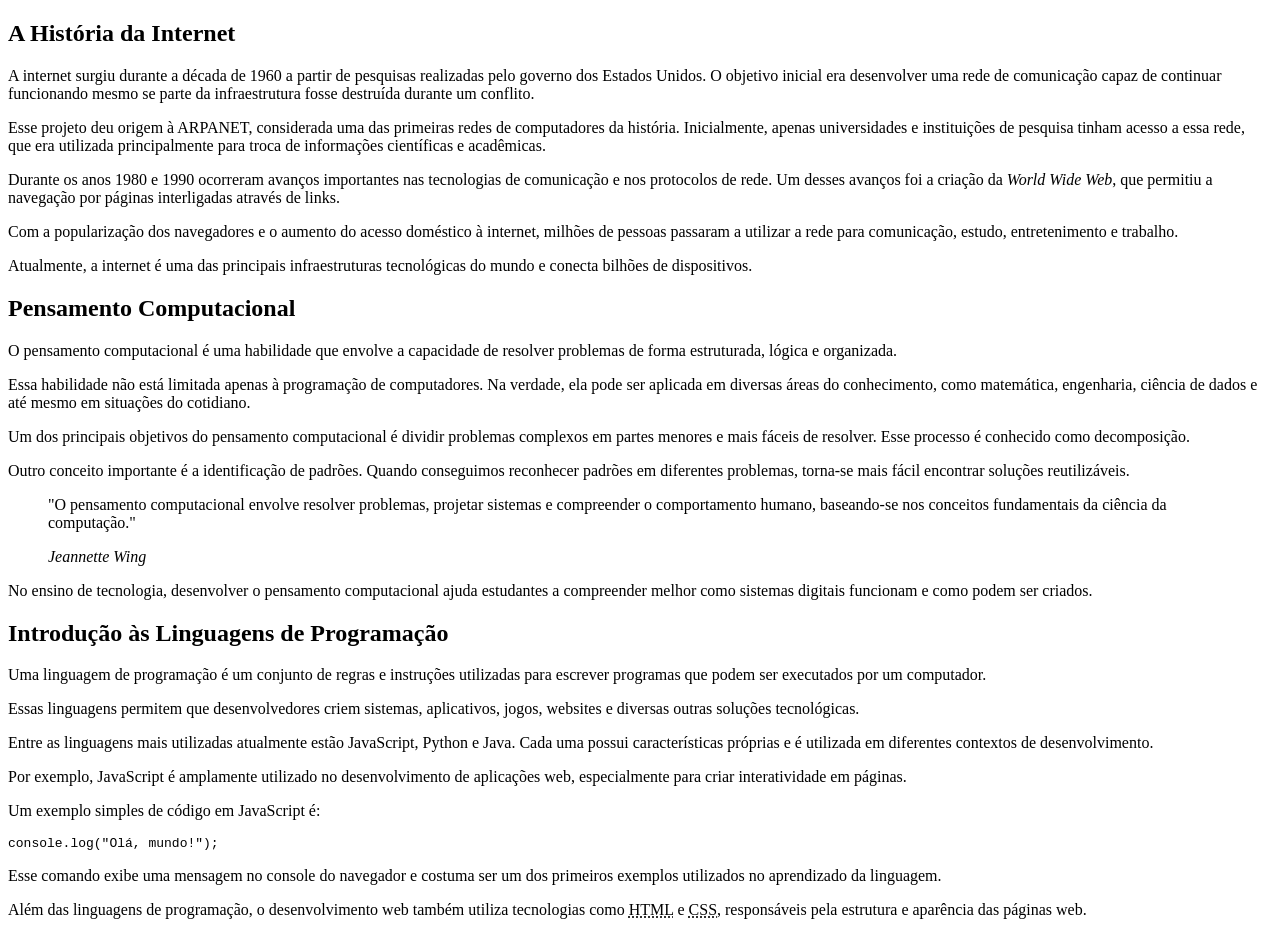
<file: atv1/index.html>
<!DOCTYPE html>
<html lang="pt-BR">

<head>
    <meta charset="UTF-8">
    <title>Atividade - HTML Semântico</title>
</head>

<body>
    <article>
        <h1>A História da Internet</h1>

        <p>
            A internet surgiu durante a década de 1960 a partir de pesquisas realizadas pelo governo dos Estados Unidos.
            O objetivo inicial era desenvolver uma rede de comunicação capaz de continuar funcionando mesmo se parte
            da infraestrutura fosse destruída durante um conflito.
        </p>

        <p>
            Esse projeto deu origem à ARPANET, considerada uma das primeiras redes de computadores da história.
            Inicialmente, apenas universidades e instituições de pesquisa tinham acesso a essa rede, que era utilizada
            principalmente para troca de informações científicas e acadêmicas.
        </p>

        <p>
            Durante os anos 1980 e 1990 ocorreram avanços importantes nas tecnologias de comunicação e nos protocolos
            de rede. Um desses avanços foi a criação da <em>World Wide Web</em>, que permitiu a navegação por páginas
            interligadas através de links.
        </p>

        <p>
            Com a popularização dos navegadores e o aumento do acesso doméstico à internet, milhões de pessoas passaram
            a utilizar a rede para comunicação, estudo, entretenimento e trabalho.
        </p>

        <p>
            Atualmente, a internet é uma das principais infraestruturas tecnológicas do mundo e conecta bilhões de
            dispositivos.
        </p>
    </article>

    <article>
        <h1>Pensamento Computacional</h1>

        <p>
            O pensamento computacional é uma habilidade que envolve a capacidade de resolver problemas de forma
            estruturada, lógica e organizada.
        </p>

        <p>
            Essa habilidade não está limitada apenas à programação de computadores. Na verdade, ela pode ser aplicada
            em diversas áreas do conhecimento, como matemática, engenharia, ciência de dados e até mesmo em situações
            do cotidiano.
        </p>

        <p>
            Um dos principais objetivos do pensamento computacional é dividir problemas complexos em partes menores
            e mais fáceis de resolver. Esse processo é conhecido como decomposição.
        </p>

        <p>
            Outro conceito importante é a identificação de padrões. Quando conseguimos reconhecer padrões em diferentes
            problemas, torna-se mais fácil encontrar soluções reutilizáveis.
        </p>

        <blockquote>
            <p>
                "O pensamento computacional envolve resolver problemas, projetar sistemas e compreender o comportamento
                humano, baseando-se nos conceitos fundamentais da ciência da computação."
            </p>
            <cite>Jeannette Wing</cite>
        </blockquote>

        <p>
            No ensino de tecnologia, desenvolver o pensamento computacional ajuda estudantes a compreender melhor
            como sistemas digitais funcionam e como podem ser criados.
        </p>
    </article>

    <article>
        <h1>Introdução às Linguagens de Programação</h1>

        <p>
            Uma linguagem de programação é um conjunto de regras e instruções utilizadas para escrever programas
            que podem ser executados por um computador.
        </p>

        <p>
            Essas linguagens permitem que desenvolvedores criem sistemas, aplicativos, jogos, websites e diversas
            outras soluções tecnológicas.
        </p>

        <p>
            Entre as linguagens mais utilizadas atualmente estão JavaScript, Python e Java. Cada uma possui
            características próprias e é utilizada em diferentes contextos de desenvolvimento.
        </p>

        <p>
            Por exemplo, JavaScript é amplamente utilizado no desenvolvimento de aplicações web, especialmente
            para criar interatividade em páginas.
        </p>

        <p>Um exemplo simples de código em JavaScript é:</p>

        <pre><code>console.log("Olá, mundo!");</code></pre>

        <p>
            Esse comando exibe uma mensagem no console do navegador e costuma ser um dos primeiros exemplos
            utilizados no aprendizado da linguagem.
        </p>

        <p>
            Além das linguagens de programação, o desenvolvimento web também utiliza tecnologias como
            <abbr title="HyperText Markup Language">HTML</abbr> e
            <abbr title="Cascading Style Sheets">CSS</abbr>, responsáveis pela estrutura e aparência
            das páginas web.
        </p>
    </article>

</body>

</html>
</file>
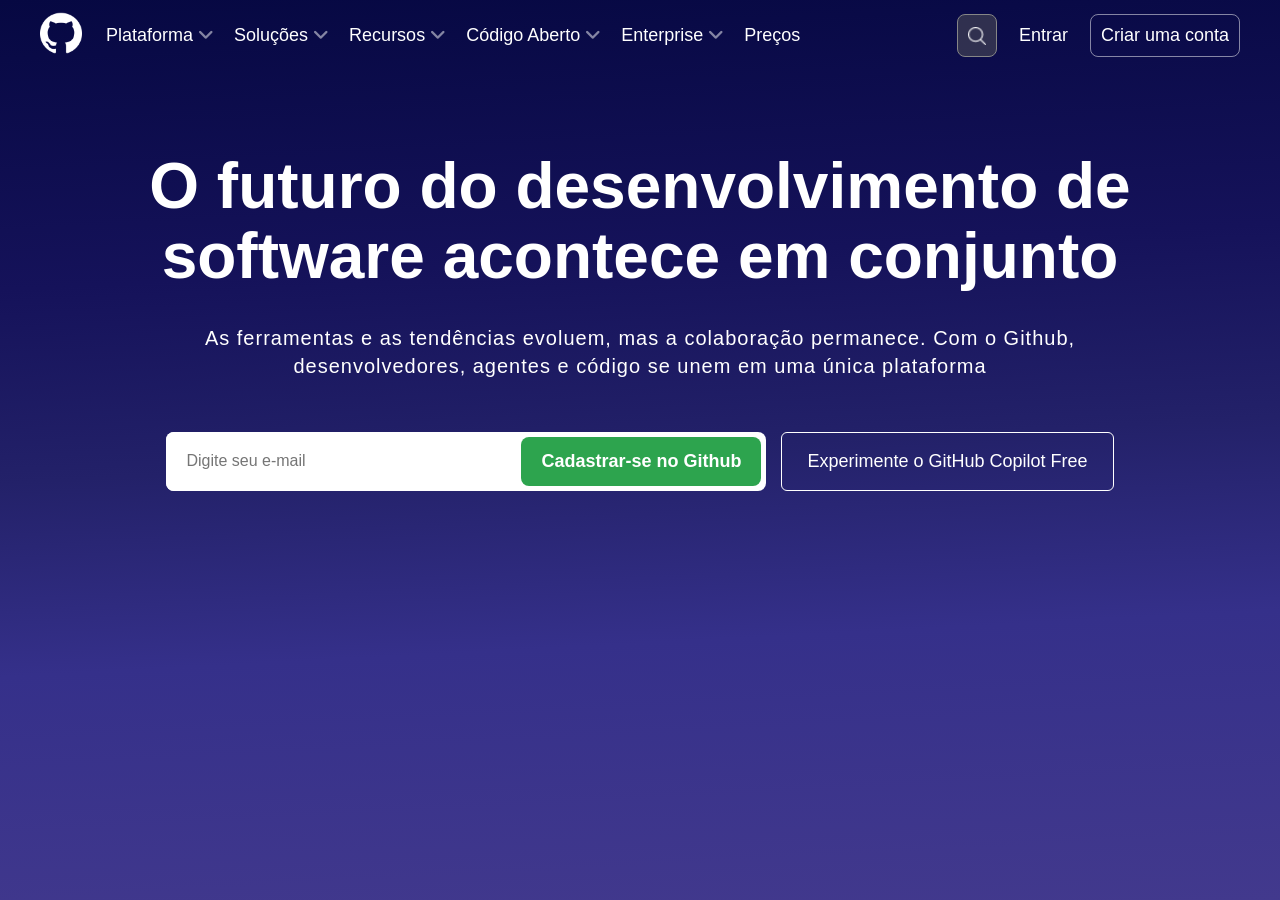
<file: atv3/layout3/index.html>
<!DOCTYPE html>
<html lang="pt-br">
<head>
    <meta charset="UTF-8">
    <meta name="viewport" content="width=device-width, initial-scale=1.0">
    <link rel="stylesheet" href="https://cdnjs.cloudflare.com/ajax/libs/font-awesome/6.5.0/css/all.min.css">
    <link rel="stylesheet" href="style.css">
    <title>Github</title>
</head>
<body>
    <header>
        <nav class="nav-bar">
            <div class="logo">
                <img src="uploads/github.png" alt="Logo github" width="42" height="42">
            </div>
            <ul class="departments">
                <li>Plataforma <i class="fa-solid fa-angle-down arrow-icon"></i></li>
                <li>Soluções <i class="fa-solid fa-angle-down arrow-icon"></i></li>
                <li>Recursos <i class="fa-solid fa-angle-down arrow-icon"></i></li>
                <li>Código Aberto <i class="fa-solid fa-angle-down arrow-icon"></i></li>
                <li>Enterprise <i class="fa-solid fa-angle-down arrow-icon"></i></li>
                <li>Preços</li>
            </ul>
        </nav>
        <div class="action-buttons">
            <button class="search-button"><img src="uploads/search-interface-symbol.png" alt="search icon"></button>
            <button class="login-button">Entrar</button>
            <button class="sign-up-button">Criar uma conta</button>
        </div>
    </header>
    <main>
        <section class="hero">
            <h1 class="title">O futuro do desenvolvimento de software acontece em conjunto</h1>
            <p class="content">As ferramentas e as tendências evoluem, mas a colaboração permanece. Com o Github, desenvolvedores, agentes e código se unem em uma única plataforma</p>
            <div class="action-elements">
                <div class="email-group">
                    <input class="email-field" type="email" placeholder="Digite seu e-mail">
                    <button class="submit-email">Cadastrar-se no Github</button>
                </div>
                <button class="experiment-github">Experimente o GitHub Copilot Free</button>
            </div>
        </section>
    </main>
</body>
</html>
</file>
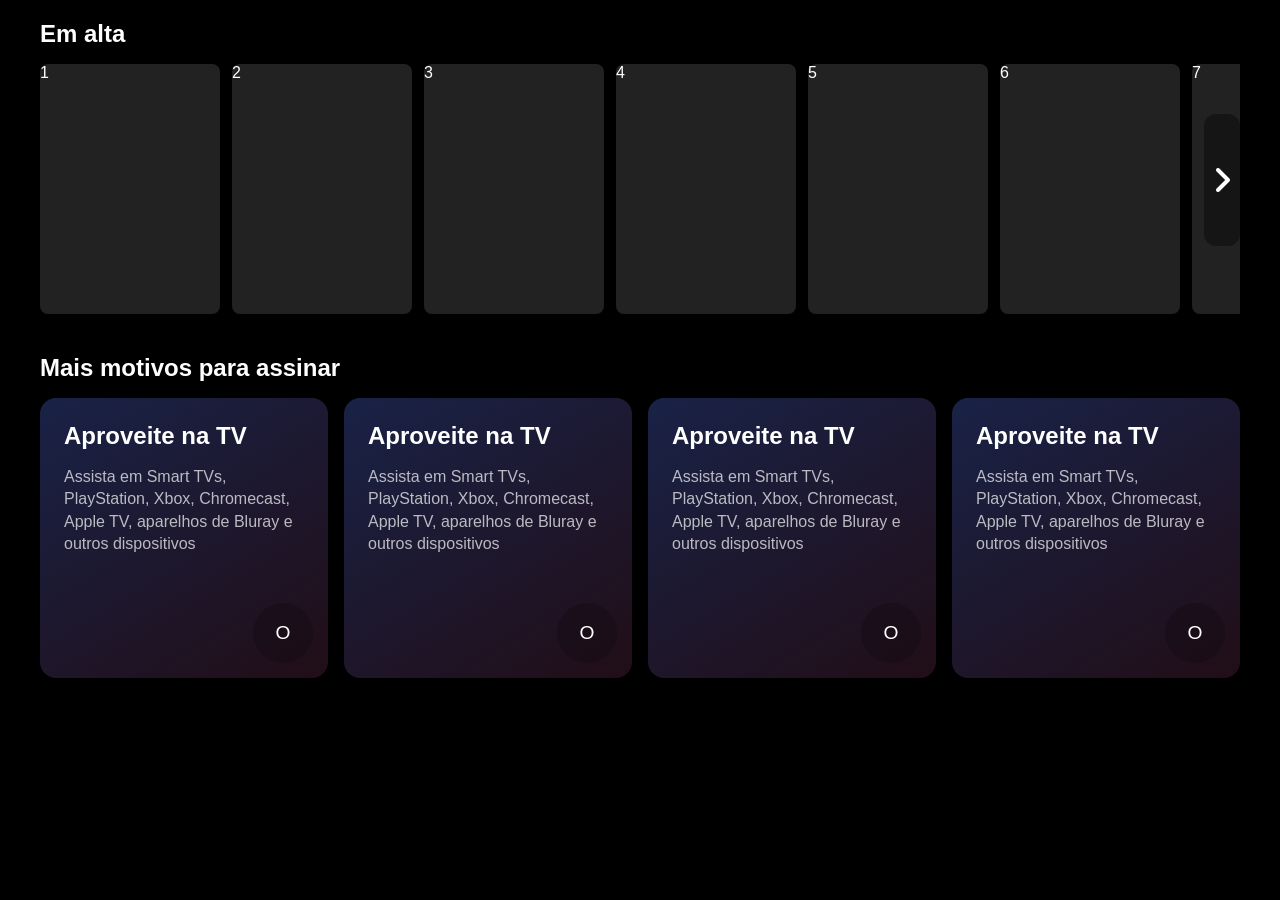
<file: atv3/layout4/index.html>
<!DOCTYPE html>
<html lang="pt-br">
<head>
    <meta charset="UTF-8">
    <meta name="viewport" content="width=device-width, initial-scale=1.0">
    <link rel="stylesheet" href="https://cdnjs.cloudflare.com/ajax/libs/font-awesome/6.5.0/css/all.min.css">
    <link rel="stylesheet" href="style.css">
    <title>Netflix</title>
</head>
<body>
    <main class="container">
        <section class="hero">
            <h1 class="hero-title">
                Em alta
            </h1>
            <div class="film-cards">
                <div class="film">1</div>
                <div class="film">2</div>
                <div class="film">3</div>
                <div class="film">4</div>
                <div class="film">5</div>
                <div class="film">6</div>
                <div class="film">7</div>
                <i class="fa-solid fa-angle-right next-icon"></i>
            </div>
        </section>

        <section class="additional-info">
            <h2 class="second-title">
                Mais motivos para assinar
            </h2>
            <div class="info-cards">
                <div class="card">
                    <h3>
                        Aproveite na TV
                    </h3>
                    <p>
                        Assista  em Smart TVs, PlayStation, Xbox, Chromecast, Apple TV, aparelhos de Bluray e outros dispositivos
                    </p>
                    <div class="icon-element">
                        O
                    </div>
                </div>
                <div class="card">
                    <h3>
                        Aproveite na TV
                    </h3>
                    <p>
                        Assista  em Smart TVs, PlayStation, Xbox, Chromecast, Apple TV, aparelhos de Bluray e outros dispositivos
                    </p>
                    <div class="icon-element">
                        O
                    </div>
                </div>
                <div class="card">
                    <h3>
                        Aproveite na TV
                    </h3>
                    <p>
                        Assista  em Smart TVs, PlayStation, Xbox, Chromecast, Apple TV, aparelhos de Bluray e outros dispositivos
                    </p>
                    <div class="icon-element">
                        O
                    </div>
                </div>
                <div class="card">
                    <h3>
                        Aproveite na TV
                    </h3>
                    <p>
                        Assista  em Smart TVs, PlayStation, Xbox, Chromecast, Apple TV, aparelhos de Bluray e outros dispositivos
                    </p>
                    <div class="icon-element">
                        O
                    </div>
                </div>
            </div>
        </section>
    </main>
</body>
</html>
</file>
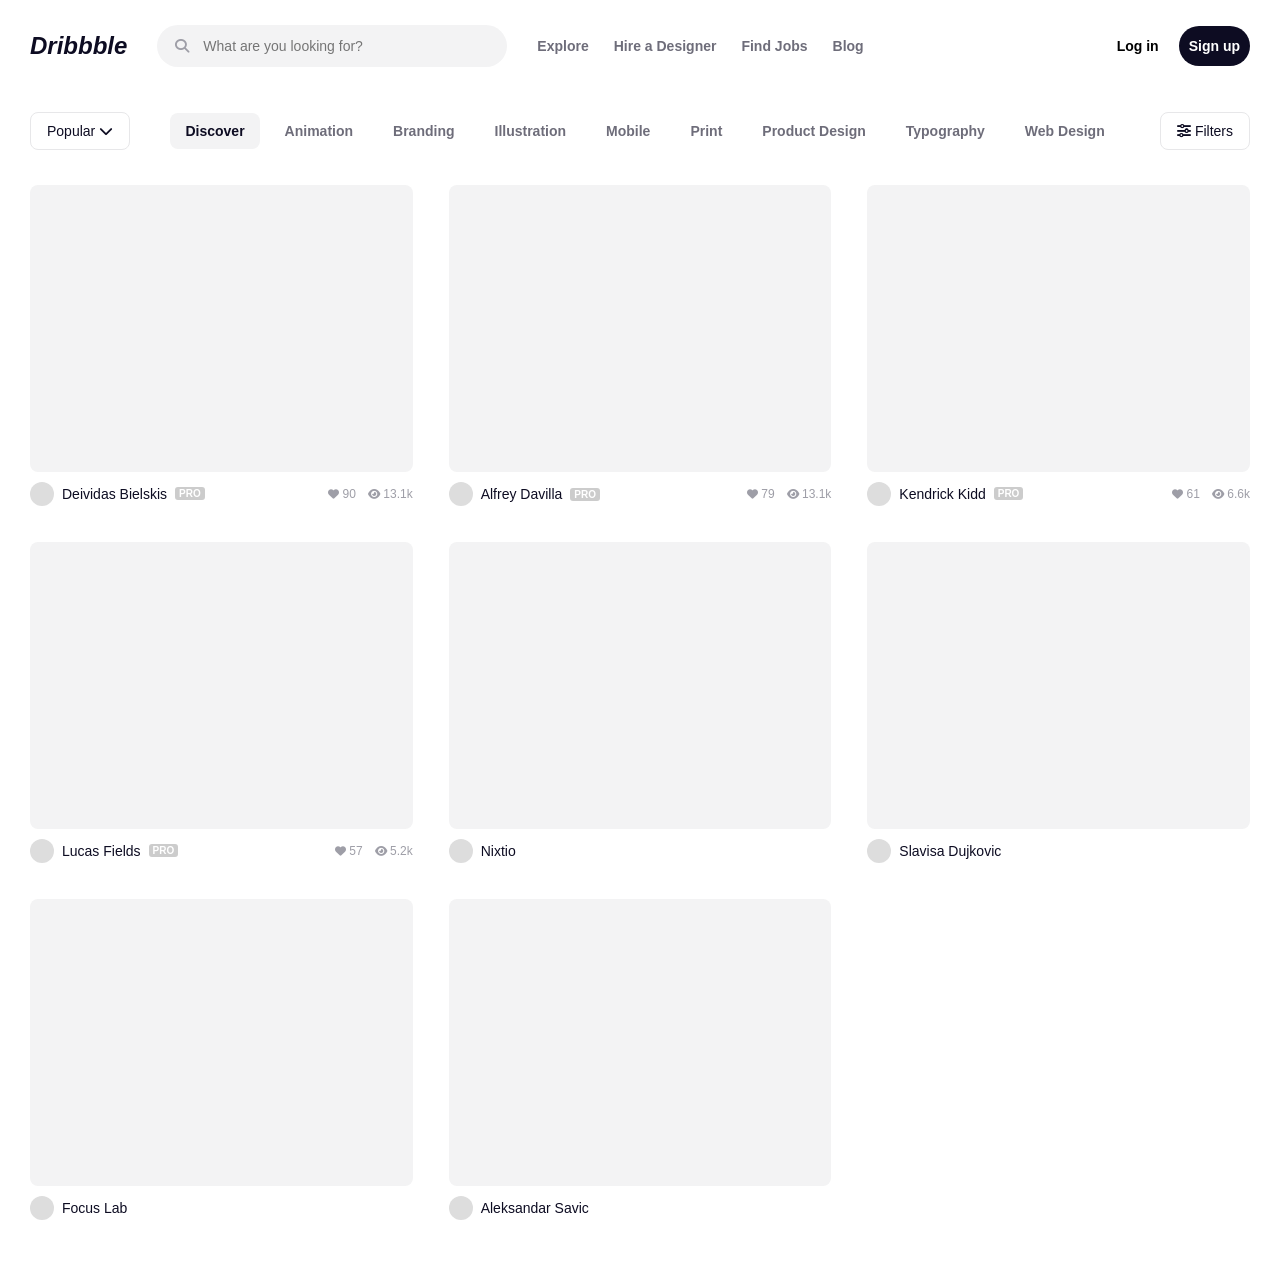
<file: atv3/layout6/index.html>
<!DOCTYPE html>
<html lang="pt-br">
<head>
    <meta charset="UTF-8">
    <meta name="viewport" content="width=device-width, initial-scale=1.0">
    <link rel="stylesheet" href="https://cdnjs.cloudflare.com/ajax/libs/font-awesome/6.5.0/css/all.min.css">
    <link rel="stylesheet" href="style.css">
    <title>Dribbble</title>
</head>
<body>    
    <header class="dribbble-header">
        <div class="header-left">
            <div class="logo">Dribbble</div>
            
            <div class="search-container">
                <i class="fa-solid fa-magnifying-glass search-icon"></i>
                <input type="text" placeholder="What are you looking for?" class="search-input">
            </div>

            <nav class="nav-links">
                <span>Explore</span>
                <span>Hire a Designer</span>
                <span>Find Jobs</span>
                <span>Blog</span>
            </nav>
        </div>
        <div class="header-right">
            <button class="btn-login">Log in</button>
            <button class="btn-signup">Sign up</button>
        </div>
    </header>

    <div class="filter-bar">
        <div class="filter-select">
            Popular <i class="fa-solid fa-chevron-down"></i>
        </div>
        <div class="categories">
            <span class="active">Discover</span>
            <span>Animation</span>
            <span>Branding</span>
            <span>Illustration</span>
            <span>Mobile</span>
            <span>Print</span>
            <span>Product Design</span>
            <span>Typography</span>
            <span>Web Design</span>
        </div>
        <div class="filter-btn">
            <i class="fa-solid fa-sliders"></i> Filters
        </div>
    </div>

    <main class="grid-container">
        <div class="shot-card">
            <div class="image-placeholder"></div>
            <div class="shot-info">
                <div class="user">
                    <div class="avatar"></div>
                    <span class="username">Deividas Bielskis</span>
                    <span class="badge">PRO</span>
                </div>
                <div class="stats">
                    <span><i class="fa-solid fa-heart"></i> 90</span>
                    <span><i class="fa-solid fa-eye"></i> 13.1k</span>
                </div>
            </div>
        </div>

        <div class="shot-card">
            <div class="image-placeholder"></div>
            <div class="shot-info">
                <div class="user">
                    <div class="avatar"></div>
                    <span class="username">Alfrey Davilla</span>
                    <span class="badge">PRO</span>
                </div>
                <div class="stats">
                    <span><i class="fa-solid fa-heart"></i> 79</span>
                    <span><i class="fa-solid fa-eye"></i> 13.1k</span>
                </div>
            </div>
        </div>

        <div class="shot-card">
            <div class="image-placeholder"></div>
            <div class="shot-info">
                <div class="user">
                    <div class="avatar"></div>
                    <span class="username">Kendrick Kidd</span>
                    <span class="badge">PRO</span>
                </div>
                <div class="stats">
                    <span><i class="fa-solid fa-heart"></i> 61</span>
                    <span><i class="fa-solid fa-eye"></i> 6.6k</span>
                </div>
            </div>
        </div>

        <div class="shot-card">
            <div class="image-placeholder"></div>
            <div class="shot-info">
                <div class="user">
                    <div class="avatar"></div>
                    <span class="username">Lucas Fields</span>
                    <span class="badge">PRO</span>
                </div>
                <div class="stats">
                    <span><i class="fa-solid fa-heart"></i> 57</span>
                    <span><i class="fa-solid fa-eye"></i> 5.2k</span>
                </div>
            </div>
        </div>
        
        <div class="shot-card"><div class="image-placeholder"></div><div class="shot-info"><div class="user"><div class="avatar"></div><span class="username">Nixtio</span></div></div></div>
        <div class="shot-card"><div class="image-placeholder"></div><div class="shot-info"><div class="user"><div class="avatar"></div><span class="username">Slavisa Dujkovic</span></div></div></div>
        <div class="shot-card"><div class="image-placeholder"></div><div class="shot-info"><div class="user"><div class="avatar"></div><span class="username">Focus Lab</span></div></div></div>
        <div class="shot-card"><div class="image-placeholder"></div><div class="shot-info"><div class="user"><div class="avatar"></div><span class="username">Aleksandar Savic</span></div></div></div>
    </main>
</body>
</html>
</file>
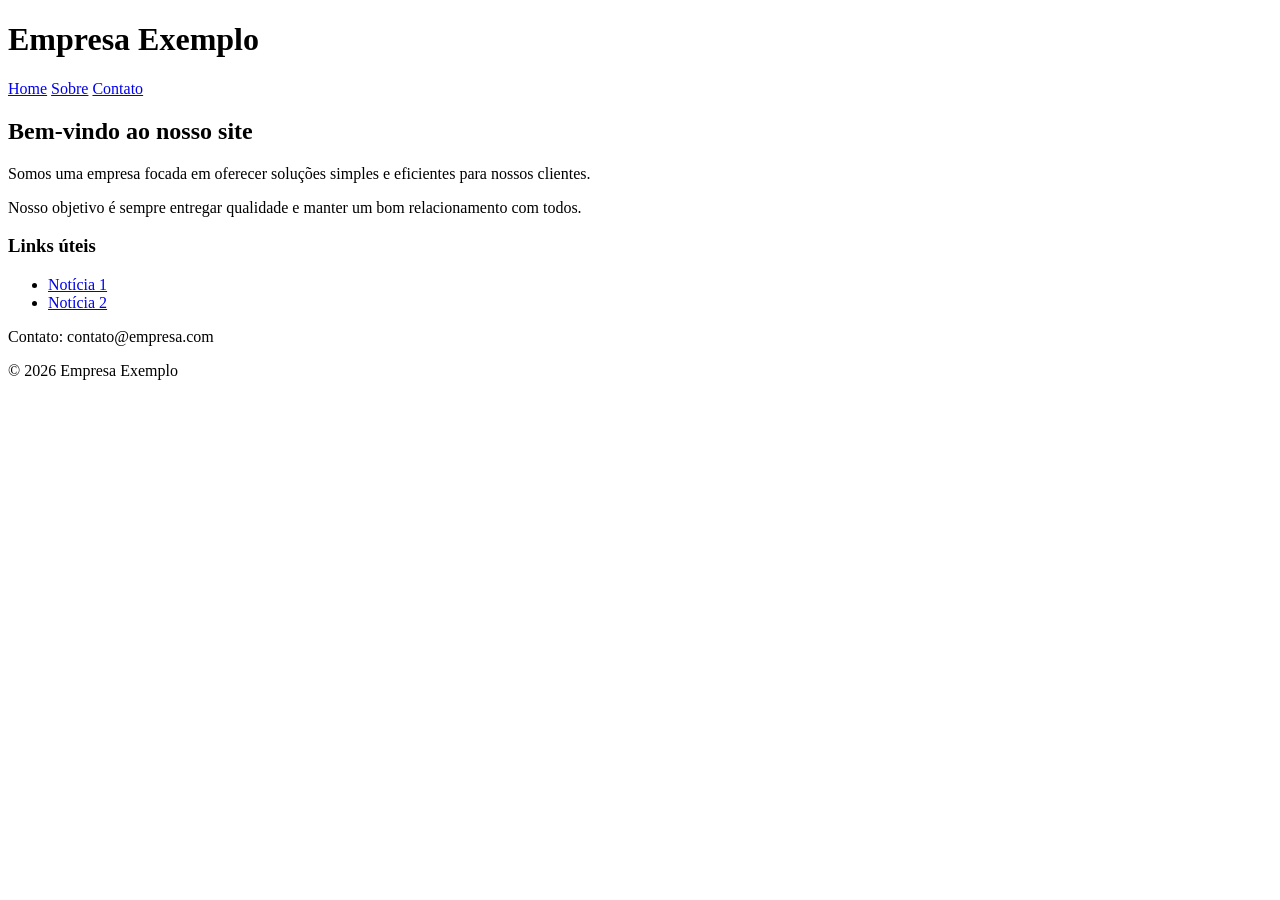
<file: atv2/ex001.html>
<!DOCTYPE html>
<html lang="pt-br">
<head>
    <meta charset="UTF-8">
    <title>Exercício 1</title>
</head>
<body>

<header>
    <h1>Empresa Exemplo</h1>
    <nav>
        <a href="#">Home</a>
        <a href="#">Sobre</a>
        <a href="#">Contato</a>
    </nav>
</header>

<main>
    <section>
        <h2>Bem-vindo ao nosso site</h2>
        <p>Somos uma empresa focada em oferecer soluções simples e eficientes para nossos clientes.</p>
        <p>Nosso objetivo é sempre entregar qualidade e manter um bom relacionamento com todos.</p>
    </section>

    <aside>
        <h3>Links úteis</h3>
        <ul>
            <li><a href="#">Notícia 1</a></li>
            <li><a href="#">Notícia 2</a></li>
        </ul>
    </aside>
</main>

<footer>
    <p>Contato: contato@empresa.com</p>
    <p>&copy; 2026 Empresa Exemplo</p>
</footer>

</body>
</html>
</file>
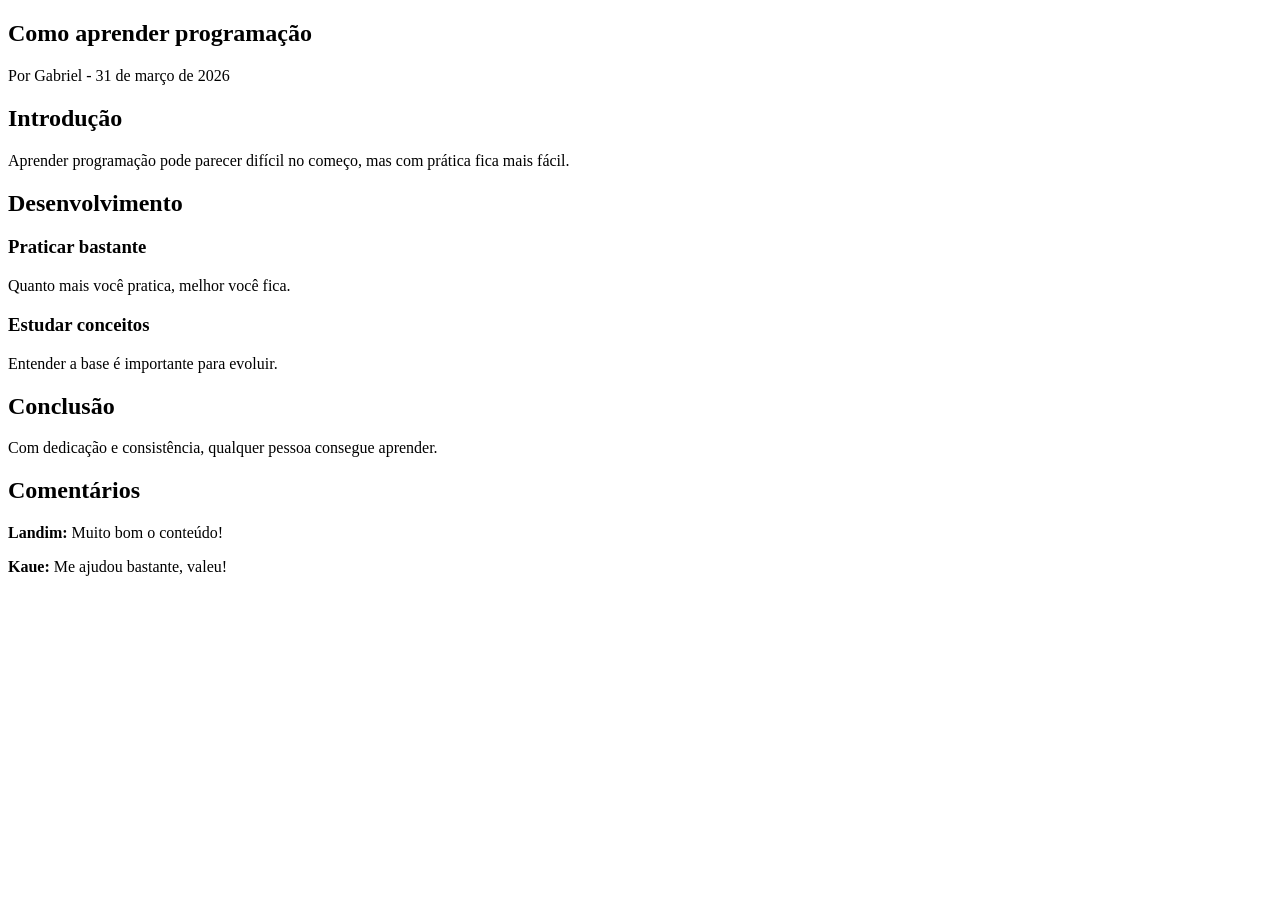
<file: atv2/ex002.html>
<!DOCTYPE html>
<html lang="pt-br">
<head>
    <meta charset="UTF-8">
    <title>Exercício 2</title>
</head>
<body>

<article>
    <header>
        <h1>Como aprender programação</h1>
    </header>

    <footer>
        <p>Por Gabriel - <time datetime="2026-03-31">31 de março de 2026</time></p>
    </footer>

    <section>
        <h2>Introdução</h2>
        <p>Aprender programação pode parecer difícil no começo, mas com prática fica mais fácil.</p>
    </section>

    <section>
        <h2>Desenvolvimento</h2>

        <h3>Praticar bastante</h3>
        <p>Quanto mais você pratica, melhor você fica.</p>

        <h3>Estudar conceitos</h3>
        <p>Entender a base é importante para evoluir.</p>
    </section>

    <section>
        <h2>Conclusão</h2>
        <p>Com dedicação e consistência, qualquer pessoa consegue aprender.</p>
    </section>
</article>

<section>
    <h2>Comentários</h2>

    <article>
        <p><strong>Landim:</strong> Muito bom o conteúdo!</p>
    </article>

    <article>
        <p><strong>Kaue:</strong> Me ajudou bastante, valeu!</p>
    </article>

</section>

</body>
</html>
</file>
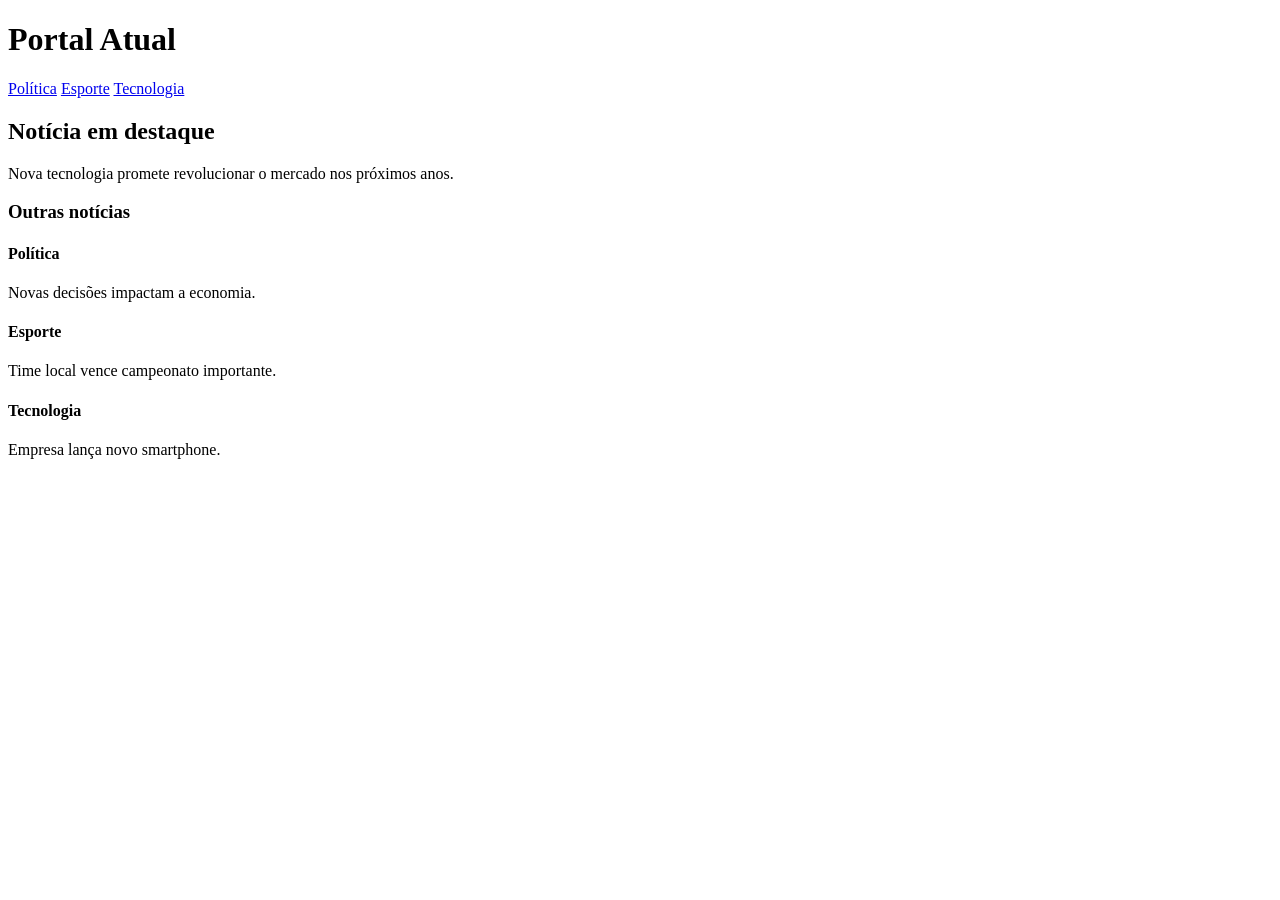
<file: atv2/ex003.html>
<!DOCTYPE html>
<html lang="pt-br">
<head>
    <meta charset="UTF-8">
    <title>Exercício 3</title>
</head>
<body>

<header>
    <h1>Portal Atual</h1>
</header>

<nav>
    <a href="#">Política</a>
    <a href="#">Esporte</a>
    <a href="#">Tecnologia</a>
</nav>

<main>
    <section>
        <h2>Notícia em destaque</h2>
        <p>Nova tecnologia promete revolucionar o mercado nos próximos anos.</p>
    </section>

    <section>
        <h3>Outras notícias</h3>

        <article>
            <h4>Política</h4>
            <p>Novas decisões impactam a economia.</p>
        </article>

        <article>
            <h4>Esporte</h4>
            <p>Time local vence campeonato importante.</p>
        </article>

        <article>
            <h4>Tecnologia</h4>
            <p>Empresa lança novo smartphone.</p>
        </article>

    </section>
</main>

</body>
</html>
</file>
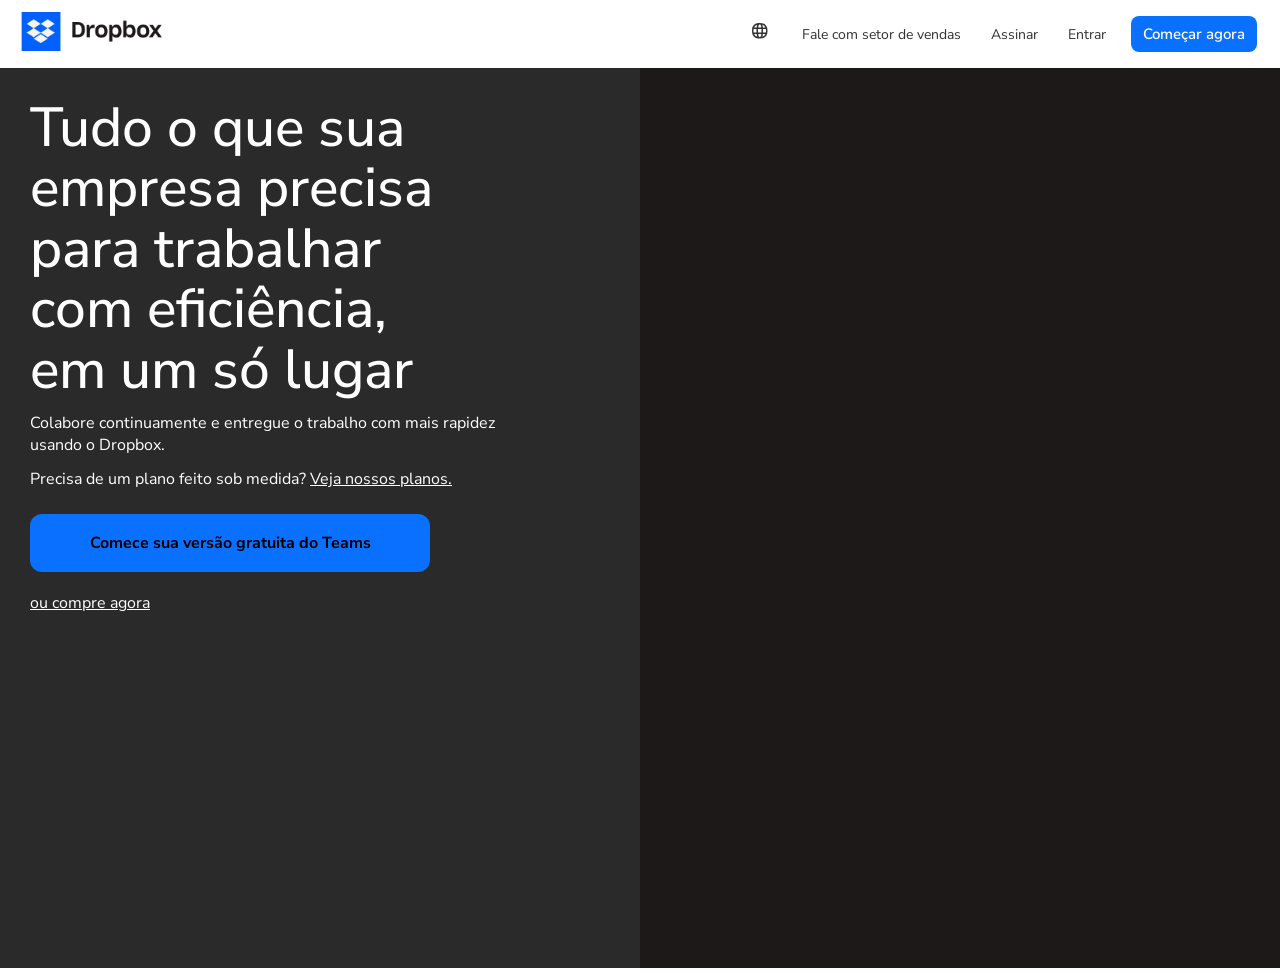
<file: atv3/layout1/layout1.html>
<!DOCTYPE html>
<html lang="pt-br">

<head>
    <meta charset="UTF-8">
    <meta name="viewport" content="width=device-width, initial-scale=1.0">
    <link rel="stylesheet" href="layout1_style.css">
    <title>Dropbox</title>
</head>

<body>
    <header>
        <div class="logo">
            <img src="images/dropbox-logo.png" alt="logo">
        </div>

        <nav>
            <ul>
                <li>
                    <a href="">
                        <svg width="24" height="24" aria-hidden="true">
                            <path fill="currentColor"
                                d="M11.75 4C6.535 4 4 6.535 4 11.75s2.535 7.75 7.75 7.75 7.75-2.535 7.75-7.75S16.965 4 11.75 4m5.714 4.5H14.87a9.2 9.2 0 0 0-.623-2.711A4.45 4.45 0 0 1 17.464 8.5M18 11.75q.003.88-.133 1.75H14.97c.022-.579.03-1.167.03-1.75s-.008-1.171-.03-1.75h2.897q.136.87.133 1.75M11.75 18c-.616 0-1.3-.41-1.598-3h3.196c-.298 2.59-.982 3-1.598 3m-1.712-4.5c-.024-.524-.038-1.1-.038-1.75s.014-1.226.038-1.75h3.424c.024.524.038 1.1.038 1.75s-.014 1.226-.038 1.75zM5.5 11.75q-.003-.88.133-1.75H8.53c-.022.579-.03 1.167-.03 1.75s.008 1.171.03 1.75H5.633a11 11 0 0 1-.133-1.75m6.25-6.25c.616 0 1.3.41 1.598 3h-3.196c.298-2.59.982-3 1.598-3m-2.497.289A9.2 9.2 0 0 0 8.63 8.5H6.036a4.45 4.45 0 0 1 3.217-2.711M6.036 15H8.63c.07.93.28 1.844.624 2.711A4.45 4.45 0 0 1 6.036 15m8.21 2.711A9.2 9.2 0 0 0 14.87 15h2.594a4.45 4.45 0 0 1-3.217 2.711" />
                        </svg>
                    </a>
                </li>
                <li><a href="">Fale com setor de vendas</a></li>
                <li><a href="">Assinar</a></li>
                <li><a href="">Entrar</a></li>
            </ul>

            <button class="nav-button">Começar agora</button>
        </nav>
    </header>

    <main>
        <section class="left-section">
            <div class="content">
                <h1>Tudo o que sua empresa precisa para trabalhar <br>com eficiência,<br> em um só lugar</h1>

                <p class="first-text">
                    Colabore continuamente e entregue o trabalho com mais rapidez usando o Dropbox.
                </p>

                <p class="second-text">
                    Precisa de um plano feito sob medida?
                    <a class="view-plans" href="">Veja nossos planos.</a>
                </p>

                <a href="#" class="context-button">
                    Comece sua versão gratuita do Teams
                </a>

                <div class="buy-now">
                    <a href="">ou compre agora</a>
                </div>
            </div>
        </section>

        <section class="right-section">
            <video src="images/dbx1-hero-1920x1080-v2.mp4" autoplay loop muted playsinline></video>
        </section>
    </main>
</body>

</html>
</file>
<file: atv3/layout3/style.css>
* {
    margin: 0;
    padding: 0;
    box-sizing: border-box;
}

body {
    font-family: sans-serif;
    color: white;
    font-weight: 100;
    margin: 0;
    height: 100vh;
    background: linear-gradient(
        177deg,
        #060842 0%,
        #15125a 30%,
        #232169 50%,
        #35308a 70%,
        #42398d 100%
    );
}

header {
    display: flex;
    align-items: center;
    justify-content: space-between;
    padding: 12px 40px;
    font-size: 18px;
}

.logo img {
    filter: brightness(0) invert(1);
}

.nav-bar {
    display: flex;
    gap: 24px;
}

.departments {
    display: flex;
    align-items: center;
    gap: 20px;
    list-style-type: none;
}

.arrow-icon {
    color: rgba(255, 255, 255, 0.5);
}

.action-buttons {
    display: flex;
    gap: 12px;
}

button {
    padding: 10px;
    border-radius: 8px;
    border: none;
    font-size: 18px;
    display: flex;
    align-items: center;
    justify-content: center;
}

button img {
    width: 18px;
    height: 18px;
    filter: brightness(0) invert(1);
}

.search-button {
    background-color: rgba(87, 87, 87, 0.5);
    border: 1px solid #868686;
}

.login-button {
    background: none;
    color: #fff;
}

.sign-up-button {
    background: none;
    color: #fff;
    border: 1px solid rgba(255, 255, 255, 0.5);
}

main {
    display: flex;
    justify-content: center;
}

.hero {
    display: flex;
    flex-direction: column;
    align-items: center;
    gap: 32px;
    max-width: 1100px; 
    margin: 80px auto 0;
    padding: 0 40px;
}

.title {
    text-align: center;
    font-size: clamp(2.5rem, 5vw, 4.5rem); 
    line-height: 1.1;
}

.content {
    font-weight: 100;
    letter-spacing: 1px;
    font-size: 20px;
    text-align: center;
    line-height: 28px;
}

.action-elements {
    display: flex;
    justify-content: space-between;
    align-items: stretch;
    gap: 15px;
    margin-top: 20px;
}

.email-group {
    display: flex;
    background-color: white;
    border-radius: 8px;
    overflow: hidden;
}

.email-field {
    border: none;
    padding: 15px 20px;
    width: 350px;
    outline: none;
    font-size: 16px;
}

.submit-email {
    background-color: #2da44e;
    color: white;
    padding: 0 20px;
    border: none;
    font-weight: bold;
    cursor: pointer;
    margin: 5px;
}

.experiment-github {
    background: transparent;
    color: white;
    border: 1px solid white;
    padding: 18px 25px;
    border-radius: 6px;
    cursor: pointer;
}
</file>
<file: atv3/layout4/style.css>
* {
    margin: 0;
    padding: 0;
    box-sizing: border-box;
    font-family: sans-serif;
}

body {
    background-color: #000;
    color: #fff;
    padding: 20px;
}

.container {
    max-width: 1200px;
    margin: 0 auto;
    width: 100%;
}

.hero-title, .second-title {
    font-size: 1.5rem;
    margin-bottom: 1rem;
    font-weight: 600;
}

.film-cards {
    display: flex;
    gap: 12px;
    overflow-x: auto;
    padding-bottom: 40px;
    position: relative;
    align-items: center;
}
.film-cards::-webkit-scrollbar { display: none; }

.next-icon {
    position: absolute;
    right: 0px;
    top: 40%;
    transform: translateY(-50%);
    background-color: rgba(20, 20, 20, 0.9);
    color: white;
    font-size: 2rem;
    padding: 50px 8px;
    border-radius: 12px;
    cursor: pointer;
    z-index: 10;
    transition: background 0.3s, transform 0.2s;
}

.next-icon:hover {
    background-color: rgba(255, 255, 255, 0.2);
    transform: translateY(-50%) scale(1.1);
}

.film {
    flex: 0 0 auto;
    width: 180px;
    height: 250px;
    background: #222;
    border-radius: 8px;
    transition: transform 0.3s;
}

.info-cards {
    display: grid;
    grid-template-columns: repeat(auto-fit, minmax(260px, 1fr));
    gap: 16px;
}

.card {
    background: linear-gradient(149deg, #192247 0%, #210e17 99%);
    border-radius: 16px;
    padding: 24px;
    min-height: 280px;
    position: relative; 
    overflow: hidden;
}

.card h3 {
    font-size: 1.5rem;
    margin-bottom: 1rem;
}

.card p {
    font-size: 1rem;
    line-height: 1.4;
    color: rgba(255, 255, 255, 0.7);
}

.icon-element {
    position: absolute;
    bottom: 15px;
    right: 15px;
    width: 60px;
    height: 60px;
    background: rgba(0, 0, 0, 0.2);
    border-radius: 50%;
    display: flex;
    align-items: center;
    justify-content: center;
    font-size: 1.2rem;
}
</file>
<file: atv3/layout6/style.css>
* {
    margin: 0;
    padding: 0;
    box-sizing: border-box;
    font-family: sans-serif;
}

body {
    background-color: #fff;
    padding: 0 30px;
    color: #0d0c22;
}

.dribbble-header {
    display: flex;
    justify-content: space-between;
    align-items: center;
    padding: 25px 0;
    gap: 20px;
}

.header-left {
    display: flex;
    align-items: center;
    gap: 30px;
    flex-grow: 1;
}

.logo {
    font-size: 24px;
    font-weight: 900;
    font-style: italic;
    cursor: pointer;
}

.search-container {
    position: relative;
    flex-grow: 1;
    max-width: 350px;
}

.search-input {
    width: 100%;
    padding: 12px 20px 12px 45px;
    border-radius: 50px;
    border: 1px solid transparent;
    background-color: #f3f3f4;
    font-size: 14px;
    outline: none;
    color: #6e6d7a;
}

.search-icon {
    position: absolute;
    left: 18px;
    top: 50%;
    transform: translateY(-50%);
    color: #9e9ea7;
    font-size: 14px;
}

.nav-links {
    display: flex;
    gap: 25px;
    color: #6e6d7a;
    font-size: 14px;
    font-weight: 600;
    white-space: nowrap;
}

.header-right {
    display: flex;
    align-items: center;
    gap: 20px;
}

.btn-login {
    background: none;
    border: none;
    font-weight: 600;
    font-size: 14px;
    cursor: pointer;
}

.btn-signup {
    background-color: #0d0c22;
    color: white;
    padding: 12px 10px;
    border-radius: 40px;
    border: none;
    font-weight: 600;
    font-size: 14px;
    cursor: pointer;
}

.filter-bar {
    display: flex;
    justify-content: space-between;
    align-items: center;
    margin: 20px 0 35px 0;
}

.filter-select, .filter-btn {
    border: 1px solid #e7e7e9;
    padding: 10px 16px;
    border-radius: 8px;
    font-size: 14px;
    font-weight: 500;
    cursor: pointer;
}

.categories {
    display: flex;
    gap: 10px;
    font-size: 14px;
    font-weight: 600;
    color: #6e6d7a;
    overflow-x: auto;
}

.categories span {
    padding: 10px 15px;
    cursor: pointer;
    white-space: nowrap;
}

.categories span.active {
    color: #0d0c22;
    background: #f3f3f4;
    border-radius: 8px;
}

.grid-container {
    display: grid;
    grid-template-columns: repeat(auto-fill, minmax(300px, 1fr));
    gap: 36px;
    padding-bottom: 50px;
}

.shot-card {
    display: flex;
    flex-direction: column;
    gap: 10px;
}

.image-placeholder {
    width: 100%;
    aspect-ratio: 4 / 3;
    background-color: #f3f3f4;
    border-radius: 8px;
    cursor: pointer;
}

.shot-info {
    display: flex;
    justify-content: space-between;
    align-items: center;
}

.user {
    display: flex;
    align-items: center;
    gap: 8px;
}

.avatar {
    width: 24px;
    height: 24px;
    background-color: #ddd;
    border-radius: 50%;
}

.username {
    font-size: 14px;
    font-weight: 500;
}

.badge {
    background-color: #ccc;
    color: white;
    font-size: 10px;
    padding: 1px 4px;
    border-radius: 3px;
    font-weight: bold;
}

.stats {
    font-size: 12px;
    color: #9e9ea7;
    display: flex;
    gap: 12px;
}

.stats i {
    font-size: 11px;
}

@media (max-width: 1100px) {
    .nav-links {
        display: none;
    }
}
</file>
<file: atv3/layout1/layout1_style.css>
@import url('https://fonts.googleapis.com/css2?family=Nunito+Sans:wght@200..1000&display=swap');

* {
    margin: 0;
    padding: 0;
    box-sizing: border-box;
}

body {
    font-family: "Nunito Sans", sans-serif;
    overflow-x: hidden;
}

button {
    font-family: inherit;
}

header {
    display: flex;
    justify-content: space-between;
    align-items: center;
    padding: 8px;
}

.logo img {
    width: 150px;
    margin-left: 5px;
}

nav {
    display: flex;
    align-items: center;
    gap: 20px;
    margin-right: 15px;
}

nav ul {
    display: flex;
    gap: 20px;
    align-items: center;
}

nav ul li {
    list-style: none;
}

nav ul li a {
    text-decoration: none;
    padding: 5px;
    color: #323232;
    font-size: 14px;
    transition: 0.2s ease;
}

nav ul li a:hover {
    color: rgb(10, 83, 255);
}

.nav-button {
    background-color: rgb(10, 112, 255);
    padding: 8px 12px;
    border: none;
    border-radius: 8px;
    font-size: 15px;
    color: white;
    font-weight: 600;
    cursor: pointer;
    transition: 0.2s ease;
}

.nav-button:hover {
    background-color: rgb(10, 18, 255);
}

main {
    display: flex;
    height: 100vh;
    background-color: rgb(42, 42, 42);
}

.left-section,
.right-section {
    width: 50%;
}

.content {
    color: white;
    padding: 30px;
    display: flex;
    flex-direction: column;
    max-width: 550px;
}

.content h1 {
    font-size: 55px;
    font-weight: 500;
    line-height: 1.1;
    margin-bottom: 12px;
}

.first-text {
    margin-bottom: 12px;
}

.second-text {
    margin-bottom: 24px;
}

.context-button {
    display: inline-block;
    max-width: 400px;
    width: 100%;
    padding: 18px;
    border-radius: 12px;
    font-size: 16px;
    font-weight: 700;
    color: rgb(0, 0, 0);
    background-color: rgb(10, 112, 255);
    text-align: center;
    text-decoration: none;
    margin-bottom: 20px;
    transition: 0.2s ease;
}

.context-button:hover {
    background-color: rgb(10, 18, 255);
}

.view-plans {
    color: white;
}

.buy-now a {
    color: white;
}

.right-section {
    background-color: rgb(29, 25, 24);
}

.right-section video {
    width: 100%;
    height: 100%;
    object-fit: cover;
}
</file>
